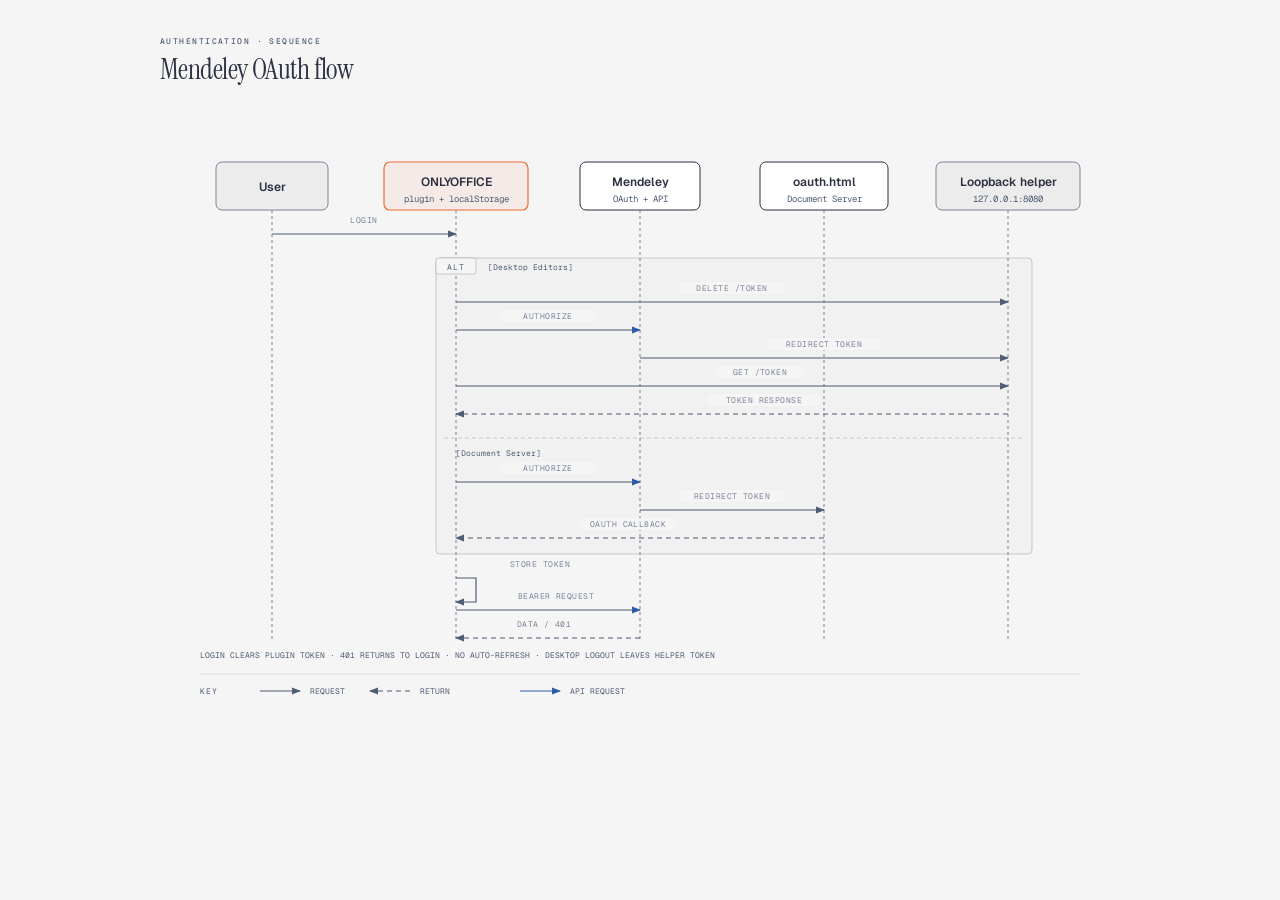
<file: docs/mendeley-auth-sequence.html>
<!DOCTYPE html>
<html lang="en">
<head>
  <meta charset="UTF-8">
  <meta name="viewport" content="width=device-width, initial-scale=1.0">
  <title>Mendeley OAuth flow</title>
  <link href="https://fonts.googleapis.com/css2?family=Instrument+Serif:ital@0;1&family=Geist:wght@400;500;600&family=Geist+Mono:wght@400;500;600&family=Noto+Serif:ital@0;1&family=Noto+Sans+KR:wght@400;500;600&family=Noto+Serif+KR:wght@400&family=Noto+Sans+TC:wght@400;500;600&family=Noto+Serif+TC:wght@400&display=swap" rel="stylesheet">
  <style>
    *, *::before, *::after { box-sizing: border-box; margin: 0; padding: 0; }
    :root {
      --paper: #f5f5f5;
      --ink: #2d3142;
      --muted: #4f5d75;
      --soft: #7a8399;
      --rule: rgba(45,49,66,0.12);
      --accent: #eb6c36;
      --link: #2e5aa8;
      --sans: 'Geist', system-ui, sans-serif;
      --serif: 'Instrument Serif', 'Noto Serif', 'Noto Serif KR', serif;
      --mono: 'Geist Mono', ui-monospace, monospace;
    }
    body { min-height: 100vh; padding: 36px 24px; background: var(--paper); color: var(--ink); font-family: var(--sans); }
    main { width: 100%; max-width: 960px; margin: 0 auto; }
    .eyebrow { margin-bottom: 8px; color: var(--muted); font: 500 8px var(--mono); letter-spacing: .18em; text-transform: uppercase; }
    h1 { margin-bottom: 20px; font: 400 28px/1.15 var(--serif); letter-spacing: -.02em; }
    .diagram-container { width: 100%; overflow-x: auto; }
    svg { display: block; width: 100%; min-width: 960px; }
    @media print { .diagram-container { overflow-x: visible; } svg { min-width: 0; } }
  </style>
</head>
<body>
  <main>
    <p class="eyebrow">Authentication · Sequence</p>
    <h1>Mendeley OAuth flow</h1>
    <div class="diagram-container">
      <svg viewBox="0 0 960 600" xmlns="http://www.w3.org/2000/svg" role="img" aria-labelledby="mendeley-auth-title mendeley-auth-desc">
        <title id="mendeley-auth-title">Mendeley OAuth flow</title>
        <desc id="mendeley-auth-desc">Shows manual sign-in, helper token cleanup, Desktop and Document Server callbacks, local token storage, and authenticated API access.</desc>
        <defs>
          <marker id="mendeley-auth-arrow" markerWidth="8" markerHeight="6" refX="7" refY="3" orient="auto"><polygon points="0 0, 8 3, 0 6" fill="#4f5d75"/></marker>
          <marker id="mendeley-auth-arrow-return" markerWidth="8" markerHeight="6" refX="7" refY="3" orient="auto"><polygon points="0 0, 8 3, 0 6" fill="#4f5d75"/></marker>
          <marker id="mendeley-auth-arrow-link" markerWidth="8" markerHeight="6" refX="7" refY="3" orient="auto"><polygon points="0 0, 8 3, 0 6" fill="#2e5aa8"/></marker>
        </defs>
        <rect width="960" height="600" fill="#f5f5f5"/>

        <g fill="none" stroke="#7a8399" stroke-width="1" stroke-dasharray="3,3">
          <line x1="112" y1="104" x2="112" y2="536"/>
          <line x1="296" y1="104" x2="296" y2="536"/>
          <line x1="480" y1="104" x2="480" y2="536"/>
          <line x1="664" y1="104" x2="664" y2="536"/>
          <line x1="848" y1="104" x2="848" y2="536"/>
        </g>

        <g>
          <rect x="276" y="152" width="596" height="296" rx="4" fill="rgba(45,49,66,0.02)" stroke="rgba(45,49,66,0.22)"/>
          <rect x="276" y="152" width="40" height="16" rx="2" fill="#f5f5f5" stroke="rgba(45,49,66,0.22)"/>
          <text x="296" y="164" fill="#4f5d75" font-family="'Geist Mono',monospace" font-size="8" text-anchor="middle" letter-spacing=".12em">ALT</text>
          <text x="328" y="164" fill="#4f5d75" font-family="'Geist Mono',monospace" font-size="8">[Desktop Editors]</text>
          <line x1="284" y1="332" x2="864" y2="332" stroke="rgba(45,49,66,0.20)" stroke-dasharray="4,3"/>
          <text x="296" y="350" fill="#4f5d75" font-family="'Geist Mono',monospace" font-size="8">[Document Server]</text>
        </g>

        <g fill="none" stroke="#4f5d75" stroke-width="1.2" marker-end="url(#mendeley-auth-arrow)">
          <line x1="112" y1="128" x2="296" y2="128"/>
          <line x1="296" y1="196" x2="848" y2="196"/>
          <line x1="296" y1="224" x2="480" y2="224" marker-end="url(#mendeley-auth-arrow-link)"/>
          <line x1="480" y1="252" x2="848" y2="252"/>
          <line x1="296" y1="280" x2="848" y2="280"/>
          <line x1="296" y1="376" x2="480" y2="376" marker-end="url(#mendeley-auth-arrow-link)"/>
          <line x1="480" y1="404" x2="664" y2="404"/>
          <line x1="296" y1="504" x2="480" y2="504" marker-end="url(#mendeley-auth-arrow-link)"/>
        </g>
        <g fill="none" stroke="#4f5d75" stroke-width="1.2" stroke-dasharray="5,4" marker-end="url(#mendeley-auth-arrow-return)">
          <line x1="848" y1="308" x2="296" y2="308"/>
          <line x1="664" y1="432" x2="296" y2="432"/>
          <line x1="480" y1="532" x2="296" y2="532"/>
        </g>
        <g fill="none" stroke="#4f5d75" stroke-width="1.2">
          <path d="M296 472h20v24h-20" marker-end="url(#mendeley-auth-arrow)"/>
        </g>

        <g font-family="'Geist Mono',monospace" font-size="8" text-anchor="middle" letter-spacing=".06em" fill="#7a8399">
          <rect x="164" y="108" width="80" height="12" rx="2" fill="#f5f5f5"/><text x="204" y="117">LOGIN</text>
          <rect x="520" y="176" width="104" height="12" rx="2" fill="#f5f5f5"/><text x="572" y="185">DELETE /TOKEN</text>
          <rect x="340" y="204" width="96" height="12" rx="2" fill="#f5f5f5"/><text x="388" y="213">AUTHORIZE</text>
          <rect x="608" y="232" width="112" height="12" rx="2" fill="#f5f5f5"/><text x="664" y="241">REDIRECT TOKEN</text>
          <rect x="556" y="260" width="88" height="12" rx="2" fill="#f5f5f5"/><text x="600" y="269">GET /TOKEN</text>
          <rect x="548" y="288" width="112" height="12" rx="2" fill="#f5f5f5"/><text x="604" y="297">TOKEN RESPONSE</text>
          <rect x="340" y="356" width="96" height="12" rx="2" fill="#f5f5f5"/><text x="388" y="365">AUTHORIZE</text>
          <rect x="520" y="384" width="104" height="12" rx="2" fill="#f5f5f5"/><text x="572" y="393">REDIRECT TOKEN</text>
          <rect x="420" y="412" width="96" height="12" rx="2" fill="#f5f5f5"/><text x="468" y="421">OAUTH CALLBACK</text>
          <rect x="324" y="452" width="112" height="12" rx="2" fill="#f5f5f5"/><text x="380" y="461">STORE TOKEN</text>
          <rect x="332" y="484" width="128" height="12" rx="2" fill="#f5f5f5"/><text x="396" y="493">BEARER REQUEST</text>
          <rect x="328" y="512" width="112" height="12" rx="2" fill="#f5f5f5"/><text x="384" y="521">DATA / 401</text>
        </g>

        <g font-family="'Geist',sans-serif" text-anchor="middle" fill="#2d3142">
          <g><rect x="56" y="56" width="112" height="48" rx="6" fill="#ececec" stroke="#7a8399"/><text x="112" y="85" font-size="12" font-weight="600">User</text></g>
          <g><rect x="224" y="56" width="144" height="48" rx="6" fill="rgba(235,108,54,0.08)" stroke="#eb6c36" stroke-width="1.2"/><text x="296" y="80" font-size="12" font-weight="600">ONLYOFFICE</text><text x="296" y="96" fill="#4f5d75" font-family="'Geist Mono',monospace" font-size="9">plugin + localStorage</text></g>
          <g><rect x="420" y="56" width="120" height="48" rx="6" fill="#ffffff" stroke="#2d3142"/><text x="480" y="80" font-size="12" font-weight="600">Mendeley</text><text x="480" y="96" fill="#4f5d75" font-family="'Geist Mono',monospace" font-size="9">OAuth + API</text></g>
          <g><rect x="600" y="56" width="128" height="48" rx="6" fill="#ffffff" stroke="#2d3142"/><text x="664" y="80" font-size="12" font-weight="600">oauth.html</text><text x="664" y="96" fill="#4f5d75" font-family="'Geist Mono',monospace" font-size="9">Document Server</text></g>
          <g><rect x="776" y="56" width="144" height="48" rx="6" fill="#ececec" stroke="#7a8399"/><text x="848" y="80" font-size="12" font-weight="600">Loopback helper</text><text x="848" y="96" fill="#4f5d75" font-family="'Geist Mono',monospace" font-size="9">127.0.0.1:8080</text></g>
        </g>

        <text x="40" y="552" fill="#4f5d75" font-family="'Geist Mono',monospace" font-size="8">LOGIN CLEARS PLUGIN TOKEN · 401 RETURNS TO LOGIN · NO AUTO-REFRESH · DESKTOP LOGOUT LEAVES HELPER TOKEN</text>
        <line x1="40" y1="568" x2="920" y2="568" stroke="rgba(45,49,66,0.12)"/>
        <g font-family="'Geist Mono',monospace" font-size="8" fill="#4f5d75">
          <text x="40" y="588" letter-spacing=".14em">KEY</text>
          <line x1="100" y1="585" x2="140" y2="585" stroke="#4f5d75" stroke-width="1.2" marker-end="url(#mendeley-auth-arrow)"/>
          <text x="150" y="588">REQUEST</text>
          <line x1="250" y1="585" x2="210" y2="585" stroke="#4f5d75" stroke-width="1.2" stroke-dasharray="5,4" marker-end="url(#mendeley-auth-arrow-return)"/>
          <text x="260" y="588">RETURN</text>
          <line x1="360" y1="585" x2="400" y2="585" stroke="#2e5aa8" stroke-width="1.2" marker-end="url(#mendeley-auth-arrow-link)"/>
          <text x="410" y="588">API REQUEST</text>
        </g>

      </svg>
    </div>
  </main>
</body>
</html>
</file>
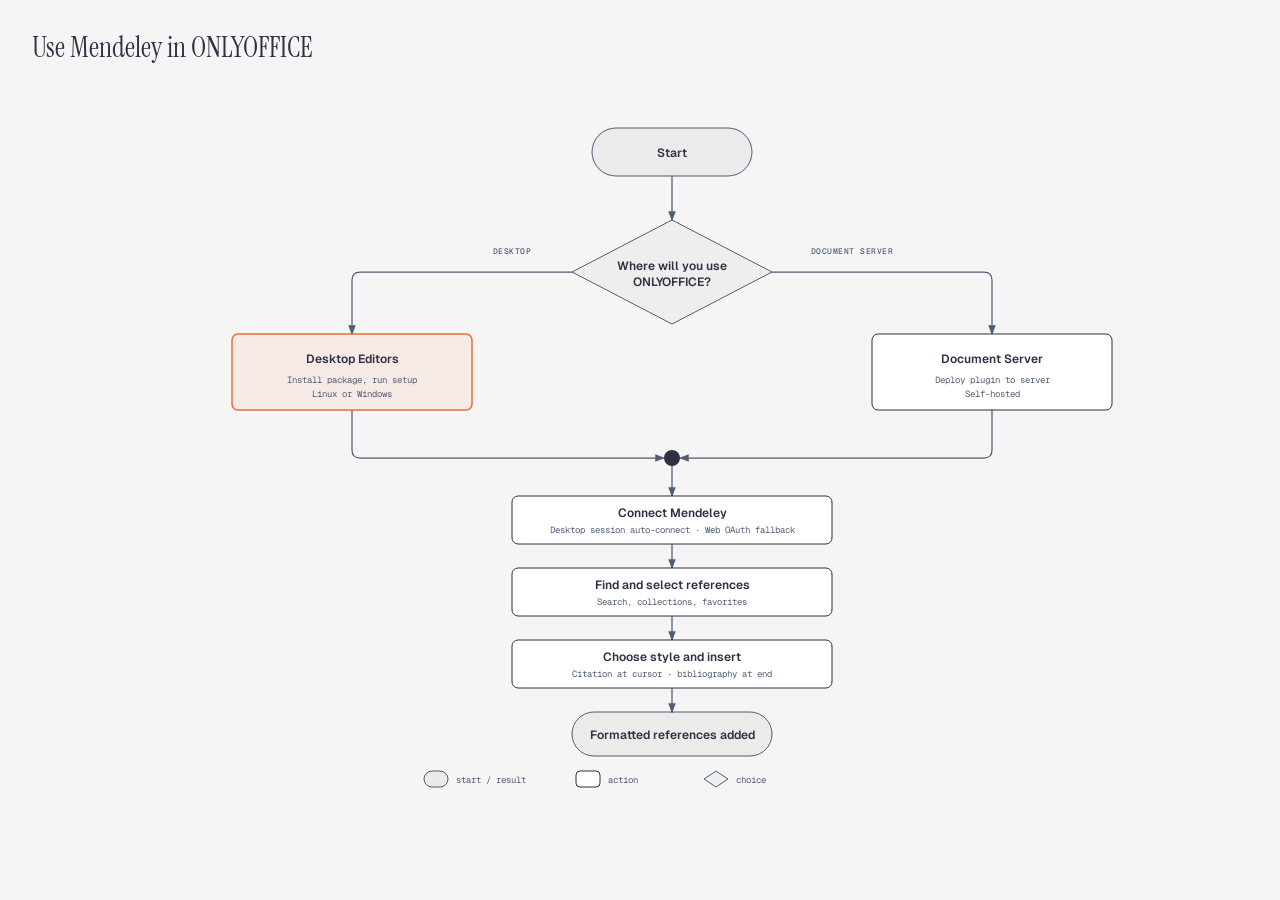
<file: docs/images/mendeley-workflow.html>
<!DOCTYPE html>
<html lang="en">
<head>
  <meta charset="UTF-8">
  <meta name="viewport" content="width=device-width, initial-scale=1.0">
  <title>Using Mendeley in ONLYOFFICE</title>
  <link href="https://fonts.googleapis.com/css2?family=Instrument+Serif:ital@0;1&family=Geist:wght@400;500;600&family=Geist+Mono:wght@400;500;600&family=Noto+Serif:ital@0;1&family=Noto+Sans+KR:wght@400;500;600&family=Noto+Serif+KR:wght@400&family=Noto+Sans+TC:wght@400;500;600&family=Noto+Serif+TC:wght@400&display=swap" rel="stylesheet">
  <style>
    *, *::before, *::after { box-sizing: border-box; margin: 0; padding: 0; }
    :root {
      --paper: #f5f5f5;
      --ink: #2d3142;
      --muted: #4f5d75;
      --soft: #7a8399;
      --rule: rgba(45,49,66,0.12);
      --accent: #eb6c36;
      --sans: 'Geist', system-ui, sans-serif;
      --serif: 'Instrument Serif', 'Noto Serif', serif;
      --mono: 'Geist Mono', ui-monospace, monospace;
    }
    body { background: var(--paper); color: var(--ink); font-family: var(--sans); padding: 32px; }
    main { max-width: 1280px; margin: 0 auto; }
    h1 { font: 400 28px/1.15 var(--serif); margin: 0 0 16px; }
    .diagram-container { width: 100%; overflow-x: auto; }
    svg { display: block; width: 100%; min-width: 1280px; }
    .ink { fill: var(--ink); }
    .muted { fill: var(--muted); }
    .soft { fill: var(--soft); }
    .name { font: 600 12px var(--sans); fill: var(--ink); text-anchor: middle; }
    .sub { font: 400 9px var(--mono); fill: var(--muted); text-anchor: middle; }
    .label { font: 500 8px var(--mono); letter-spacing: .06em; fill: var(--muted); text-anchor: middle; }
    .legend { font: 400 9px var(--mono); fill: var(--muted); }
    .action { fill: #fff; stroke: var(--ink); stroke-width: 1; }
    .start-end { fill: rgba(45,49,66,.05); stroke: var(--muted); stroke-width: 1; }
    .decision { fill: rgba(45,49,66,.03); stroke: var(--muted); stroke-width: 1; }
    .focal { fill: rgba(235,108,54,.08); stroke: var(--accent); stroke-width: 1.5; }
    .route { fill: none; stroke: var(--muted); stroke-width: 1.25; stroke-linecap: round; stroke-linejoin: round; }
    @media print { .diagram-container { overflow-x: visible; } svg { min-width: 0; } }
  </style>
</head>
<body>
  <main>
    <h1>Use Mendeley in ONLYOFFICE</h1>
    <div class="diagram-container">
      <svg viewBox="0 0 1280 720" role="img" aria-labelledby="mendeley-workflow-title mendeley-workflow-desc" xmlns="http://www.w3.org/2000/svg">
        <title id="mendeley-workflow-title">Use Mendeley in ONLYOFFICE</title>
        <desc id="mendeley-workflow-desc">Choose Desktop Editors or Document Server, connect through Desktop session auto-detection or manual Web OAuth, find references, and insert citations or a bibliography.</desc>
        <defs>
          <marker id="arrow" markerWidth="8" markerHeight="6" refX="7" refY="3" orient="auto"><path d="M0 0L8 3L0 6Z" fill="#4f5d75"/></marker>
        </defs>
        <rect width="1280" height="720" fill="#f5f5f5"/>

        <g class="route" marker-end="url(#arrow)">
          <path d="M640 96V140"/>
          <path d="M540 192H328Q320 192 320 200V254"/>
          <path d="M740 192H952Q960 192 960 200V254"/>
          <path d="M320 330V370Q320 378 328 378H632"/>
          <path d="M960 330V370Q960 378 952 378H648"/>
          <path d="M640 386V416"/>
          <path d="M640 464V488"/>
          <path d="M640 536V560"/>
          <path d="M640 608V632"/>
        </g>

        <g aria-label="Start">
          <rect class="start-end" x="560" y="48" width="160" height="48" rx="24"/>
          <text class="name" x="640" y="77">Start</text>
        </g>

        <g aria-label="Choose installation">
          <path class="decision" d="M640 140L740 192L640 244L540 192Z"/>
          <text class="name" x="640" y="190">Where will you use</text>
          <text class="name" x="640" y="206">ONLYOFFICE?</text>

        <g>
          <rect x="442" y="158" width="76" height="24" rx="2" fill="#f5f5f5"/>
          <text class="label" x="480" y="174">DESKTOP</text>
          <rect x="762" y="158" width="116" height="24" rx="2" fill="#f5f5f5"/>
          <text class="label" x="820" y="174">DOCUMENT SERVER</text>
        </g>

        <g aria-label="Install for Desktop Editors">
          <rect class="focal" x="200" y="254" width="240" height="76" rx="6"/>
          <text class="name" x="320" y="283">Desktop Editors</text>
          <text class="sub" x="320" y="303">Install package, run setup</text>
          <text class="sub" x="320" y="317">Linux or Windows</text>
        </g>

        <g aria-label="Install for Document Server">
          <rect class="action" x="840" y="254" width="240" height="76" rx="6"/>
          <text class="name" x="960" y="283">Document Server</text>
          <text class="sub" x="960" y="303">Deploy plugin to server</text>
          <text class="sub" x="960" y="317">Self-hosted</text>
        </g>

        <circle cx="640" cy="378" r="8" fill="#2d3142" aria-label="Installation paths merge"/>
        <g aria-label="Configure Mendeley">
          <rect class="action" x="480" y="416" width="320" height="48" rx="6"/>
          <text class="name" x="640" y="437">Connect Mendeley</text>
          <text class="sub" x="640" y="453">Desktop session auto-connect · Web OAuth fallback</text>
        </g>

        <g aria-label="Find references">
          <rect class="action" x="480" y="488" width="320" height="48" rx="6"/>
          <text class="name" x="640" y="509">Find and select references</text>
          <text class="sub" x="640" y="525">Search, collections, favorites</text>
        </g>

        <g aria-label="Insert citation or bibliography">
          <rect class="action" x="480" y="560" width="320" height="48" rx="6"/>
          <text class="name" x="640" y="581">Choose style and insert</text>
          <text class="sub" x="640" y="597">Citation at cursor · bibliography at end</text>
        </g>

        <g aria-label="Finished">
          <rect class="start-end" x="540" y="632" width="200" height="44" rx="22"/>
          <text class="name" x="640" y="659">Formatted references added</text>
        </g>

        <g transform="translate(392 700)">
          <rect class="start-end" x="0" y="-9" width="24" height="16" rx="8"/>
          <text class="legend" x="32" y="3">start / result</text>
          <rect class="action" x="152" y="-9" width="24" height="16" rx="4"/>
          <text class="legend" x="184" y="3">action</text>
          <path class="decision" d="M292 -9L304 -1L292 7L280 -1Z"/>
          <text class="legend" x="312" y="3">choice</text>
        </g>
      </svg>
    </div>
  </main>
</body>
</html>
</file>
